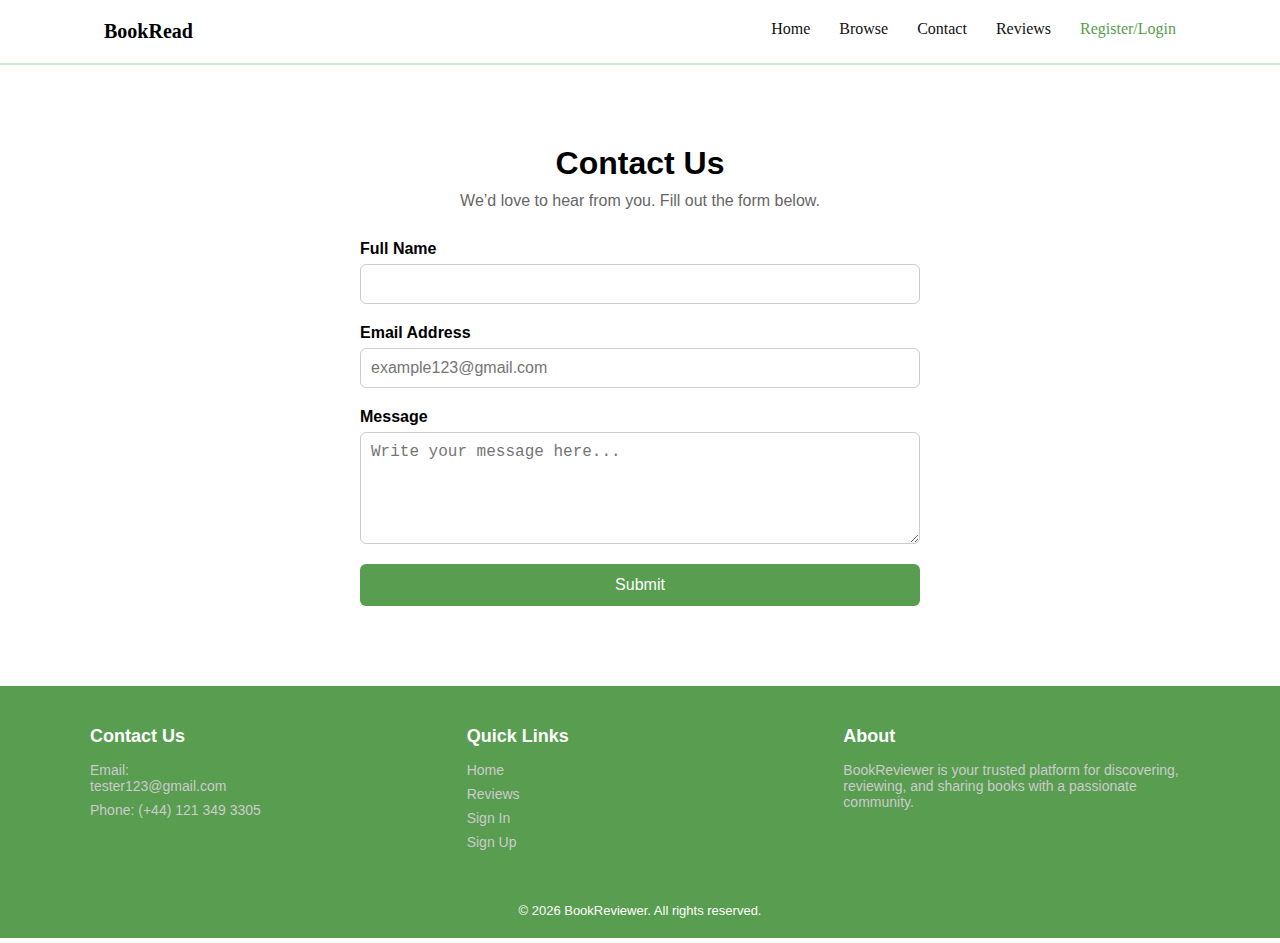
<file: book-review-app/templates/Contact.html>
<!-- this Page was created and designed by @benyaminbansal -->

<html lang="en">
  <head>
    <meta charset="UTF-8" />
    <meta name="viewport" content="width=device-width, initial-scale=1.0" />
    <link rel="stylesheet" href="../static/css/contact.css" />
    <title>Contact Us</title>
    <style></style>
  </head>
  <body>
    <!-- NAVBAR -->
    <nav class="navbar">
      <a href="/" style="text-decoration: none; color: black"
        ><div class="logo">BookRead</div></a
      >
      <div class="nav-links">
        <nav>
          <a href="/">Home</a>
          <a href="/browse">Browse</a>
          <a href="/contact">Contact</a>
          <a href="/all-reviews">Reviews</a>
          <a style="color: #589d50" href="/signin">Register/Login</a>
        </nav>
      </div>
    </nav>

    <hr style="border: 1px solid rgba(0, 128, 0, 0.189)" />

    <main class="contact_main">
      <h1 class="contact_title">Contact Us</h1>
      <p class="contact_subtitle">
        We’d love to hear from you. Fill out the form below.
      </p>

      <form class="contact_form">
        <div class="form_group">
          <label for="fullname">Full Name</label>
          <input id="fullname" type="text" required="" />
        </div>

        <div class="form_group">
          <label for="email">Email Address</label>
          <input
            id="email"
            type="email"
            placeholder="example123@gmail.com"
            required=""
          />
        </div>

        <div class="form_group">
          <label for="message">Message</label>
          <textarea
            id="message"
            rows="5"
            placeholder="Write your message here..."
            required=""
          ></textarea>
        </div>

        <button type="submit" class="contact_btn">Submit</button>
      </form>
    </main>

    <footer>
      <div class="footer_all">
        <div class="footer_div">
          <h2 class="footer_title">Contact Us</h2>
          <p>
            Email: <a href="mailto:tester123@gmail.com">tester123@gmail.com</a>
          </p>
          <p>Phone: (+44) 121 349 3305</p>
        </div>

        <div class="footer_div">
          <h2 class="footer_title">Quick Links</h2>
          <a href="index.html">Home</a>
          <a href="reviews.html">Reviews</a>
          <a href="signin.html">Sign In</a>
          <a href="signup.html">Sign Up</a>
        </div>

        <div class="footer_div">
          <h2 class="footer_title">About</h2>
          <p>
            BookReviewer is your trusted platform for discovering, reviewing,
            and sharing books with a passionate community.
          </p>
        </div>
      </div>

      <div class="footer_bottom">
        <p>© 2026 BookReviewer. All rights reserved.</p>
      </div>
    </footer>
  </body>
</html>
</file>
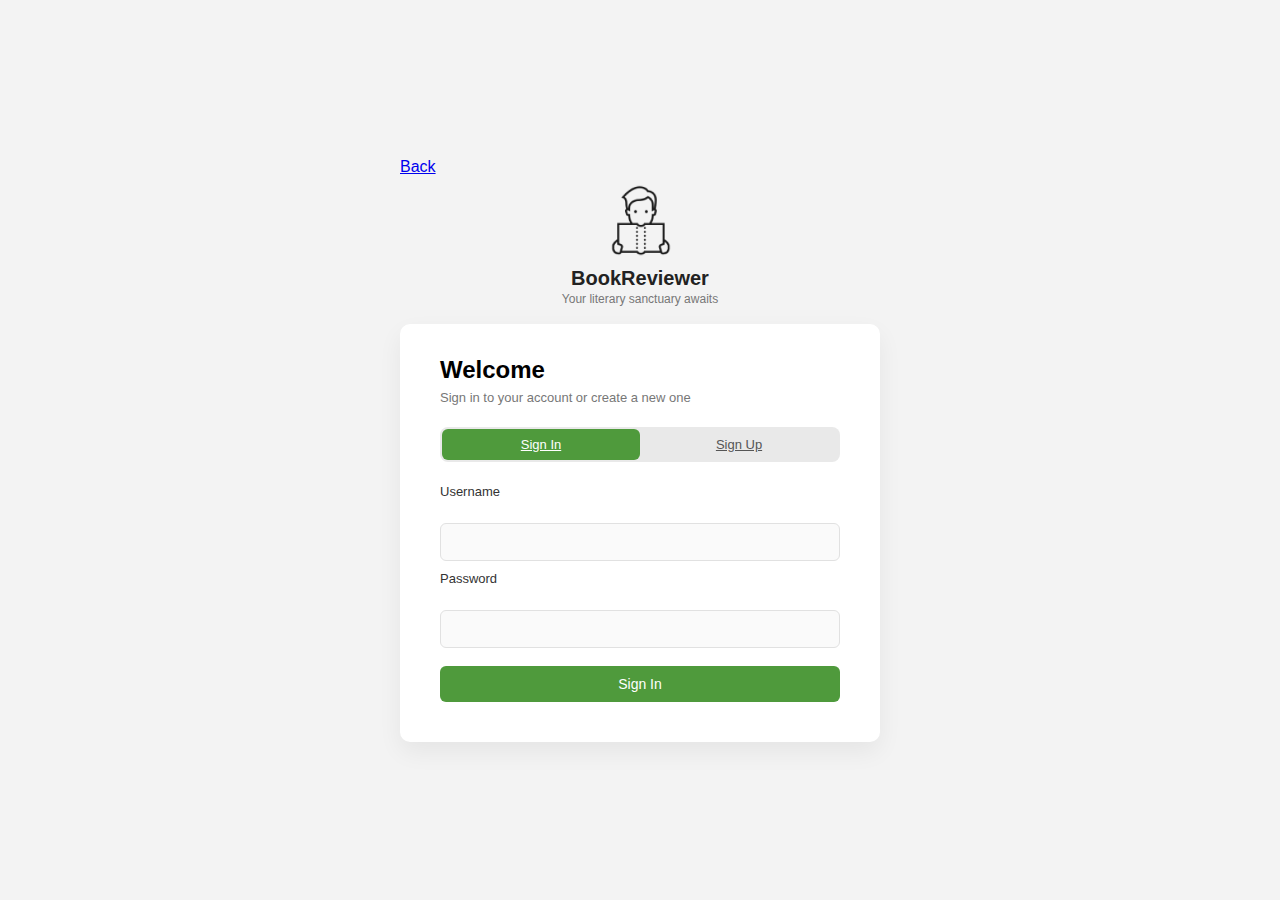
<file: book-review-app/templates/signIn.html>
<!-- this page was created by @benyaminbansal -->

<!DOCTYPE html>
<html lang="en">
    <head>
        <meta charset="utf-8">
        <title>Sign In</title>
        <meta name="viewport" content="width=device-width, initial-scale=1.0">
        <link rel="stylesheet" href="../static/css/signIn.css" />
    </head>
    <body>
        <div class="container">
            <header>
                <a href="/">Back</a>
            </header>
      
        <div class="all">
            <div class="main_top">
                <img src="../static/assets/reader.png" alt="Book Reader">
                <p class="main_top_text1">BookReviewer</p>
                <p class="main_top_text2">Your literary sanctuary awaits</p>
            </div>
            <div class="main">
                    <h1 class="main_title">Welcome</h1>
                    <p class="main_subtitle">Sign in to your account or create a new one</p>                        
                    <div class="sign_details">
                        <a href="/signin" class="signin">
                            <p class="signin_text">Sign In</p>
                        </a>
                        <a href="/signup" class="signup">
                            <p class="signup_text">Sign Up</p>
                        </a>
                    </div>
                    <form>
                        <label for="username">Username</label></br>
                        <input type="text" id="username" name="username"></br>
                        <label for="password">Password</label></br>
                        <input type="text" id="password" name="password">
                    </form>
                <button class="signin_button">Sign In</button>
            </div>
        </div>
        
    </body>
</html>
</file>
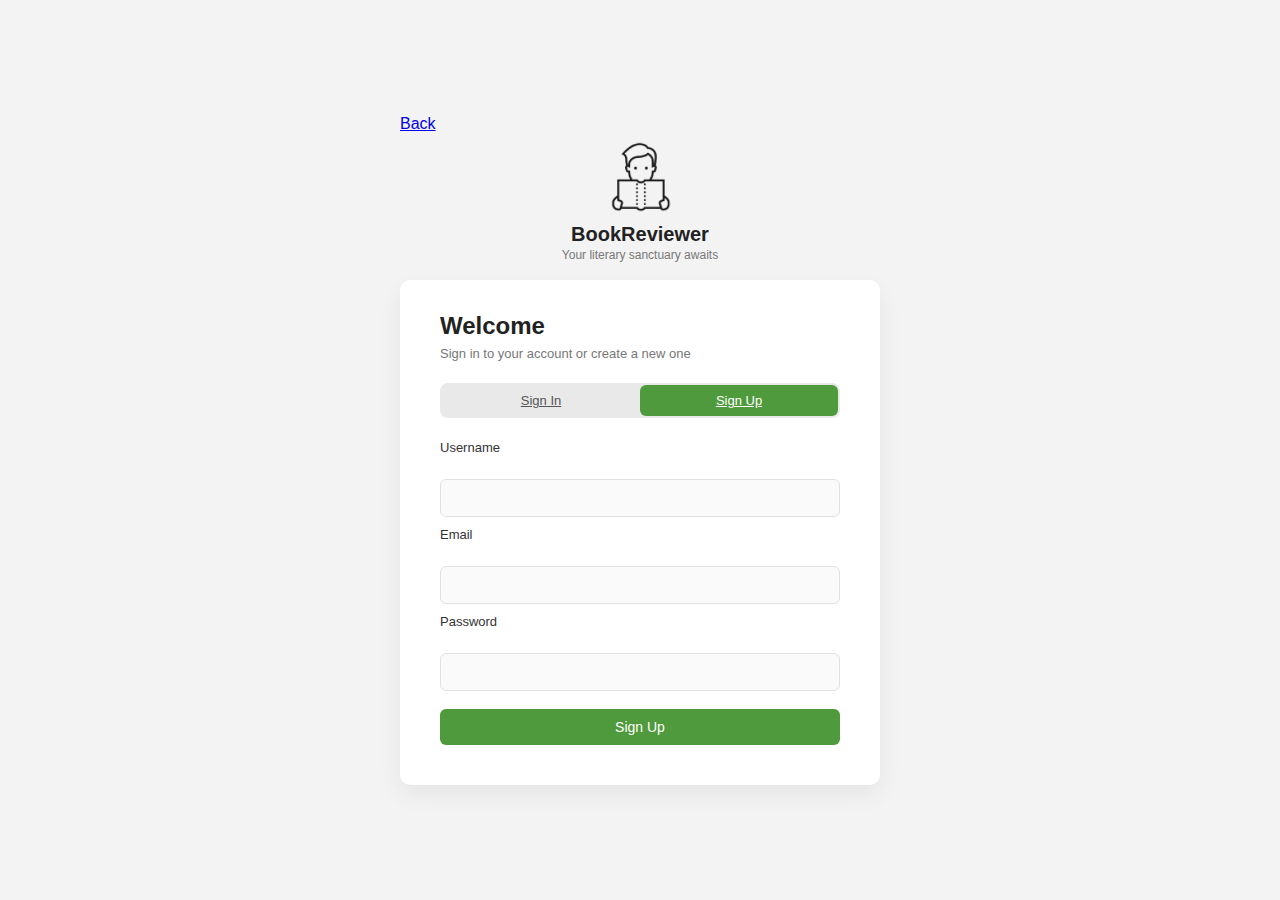
<file: book-review-app/templates/signUp.html>
<!DOCTYPE html>
<html lang="en">
    <head>
        <meta charset="utf-8">
        <title>Sign Up</title>
        <meta name="viewport" content="width=device-width, initial-scale=1.0">
        <link rel="stylesheet" href="../static/css/signUp.css" />
    </head>
    <body>
        <div class="container">
            <header>
                <a href="/">Back</a>
            </header>
        <div class="all">
            <div class="main_top">
                <img src="../static/assets/reader.png" alt="Book Reader">
                <p class="main_top_text1">BookReviewer</p>
                <p class="main_top_text2">Your literary sanctuary awaits</p>
            </div>
            <div class="main">
                    <h1 class="main_title">Welcome</h1>
                    <p class="main_subtitle">Sign in to your account or create a new one</p>                        
                    <div class="sign_details">
                        <a href="/signin" class="signin">
                            <p class="signin_text">Sign In</p>
                        </a>
                        <a href="/signup" class="signup">
                            <p class="signup_text">Sign Up</p>
                        </a>
                    </div>
                   <form>
                        <label for="username">Username</label></br>
                        <input type="text" id="username" name="username"></br>
                        <label for="email">Email</label></br>
                        <input type="text" id="email" name="email"></br>
                        <label for="password">Password</label></br>
                        <input type="text" id="password" name="password">
                    </form>
                <button class="signin_button">Sign Up</button>
            </div>
        </div>
        
    </body>
</html>
</file>
<file: book-review-app/static/css/contact.css>
* {
    margin: 0;
    padding: 0;
    box-sizing: border-box;

     }
     /* NAVBAR */
    .navbar {
        display: flex;
        justify-content: space-between;
        padding: 20px 40px;
        width: 90%;
        margin: auto;
    }
    
    .logo {
        font-weight: bold;
        font-size: 20px;
    }
    
    .nav-links a {
        margin-left: 25px;
        text-decoration: none;

    }
    
    .btn-signin {
        background: #6bb15d;
        color: #fff !important;
        padding: 8px 18px;
        border-radius: 20px;
    }
    .logo {
    font-weight: bold;
    font-size: 20px;
     }
  
     .nav-links a {
    margin-left: 25px;
    text-decoration: none;
    color: #111;
     }

     .btn-signin {
    background: #6bb15d;
    color: #fff !important;
    padding: 8px 18px;
    border-radius: 20px;
    }

    .contact_main {
    max-width: 600px;
    margin: 60px auto;
    padding: 20px;
    font-family: Arial, sans-serif;
    }

    .contact_title {
    text-align: center;
    font-size: 2rem;
    margin-bottom: 10px;
    }

    .contact_subtitle {
    text-align: center;
    color: #666;
    margin-bottom: 30px;
    }

    .contact_form {
    display: flex;
    flex-direction: column;
    gap: 20px;
    }

    .form_group {
    display: flex;
    flex-direction: column;
    }

    .form_group label {
    margin-bottom: 6px;
    font-weight: 600;
    }

    .form_group input,
    .form_group textarea {
    padding: 10px;
    font-size: 1rem;
    border-radius: 6px;
    border: 1px solid #ccc;
    }

    .form_group input:focus,
    .form_group textarea:focus {
    outline: none;
    border-color: #5a67d8;
    }

    .contact_btn {
    padding: 12px;
    font-size: 1rem;
    background-color: #589d50;
    color: white;
    border: none;
    border-radius: 6px;
    cursor: pointer;
    }

    .contact_btn:hover {
    background-color: #488242;
    }

    /*Footer*/

   
footer {
    background-color: #589d50;
    color: #ffffff;
    padding: 40px 20px 20px;
    width: 100%;
    font-family: Arial, sans-serif;
  }
  
  .footer_all {
    display: flex;
    justify-content: space-between;
    flex-wrap: wrap;
    gap: 30px;
    max-width: 1100px;
    margin: 0 auto;
  }
  
  .footer_div {
    flex: 1;
    min-width: 220px;
  }
  
  .footer_title {
    font-size: 18px;
    margin-bottom: 15px;
  }
  
  .footer_div p,
  .footer_div a {
    font-size: 14px;
    color: #cccccc;
    text-decoration: none;
    display: block;
    margin-bottom: 8px;
  }
  
  .footer_div a:hover {
    color: #ffffff;
    text-decoration: underline;
  }
  
  .footer_bottom {
    text-align: center;
    margin-top: 30px;
  
    padding-top: 15px;
    font-size: 13px;
    color: #ffffff;
  }
</file>
<file: book-review-app/static/css/signIn.css>
/* this page was created by @syedhaider */

/* Reset */
* {
    margin: 0;
    padding: 0;
    box-sizing: border-box;
}

/* Page */
body {
    background: #f3f3f3;
    font-family: -apple-system, BlinkMacSystemFont, "Segoe UI", Roboto, Arial, sans-serif;
    display: flex;
    justify-content: center;
    align-items: center;
    min-height: 100vh;
}

/* Wrapper */
.all {
    display: flex;
    flex-direction: column;
    align-items: center;
    gap: 18px;
}

/* Top Logo Section */
.main_top {
    display: flex;
    flex-direction: column;
    align-items: center;
}

.main_top img {
    width: 80px;
    margin-bottom: 8px;
}

.main_top_text1 {
    font-size: 20px;
    font-weight: 600;
    color: #222;
}

.main_top_text2 {
    font-size: 12px;
    color: #777;
    margin-top: 2px;
}

/* Main Card */
.main {
    background: #ffffff;
    width: 480px;
    padding: 32px 40px 40px;
    border-radius: 10px;
    box-shadow: 0 10px 25px rgba(0, 0, 0, 0.06);
}

/* Titles */
.main_title {
    font-size: 24px;
    font-weight: 600;
    margin-bottom: 6px;
}

.main_subtitle {
    font-size: 13px;
    color: #777;
    margin-bottom: 22px;
}

/* Tabs */
.sign_details {
    display: flex;
    background-color: #e9e9e9;
    border-radius: 8px;
    padding: 2px;
    margin-bottom: 22px;
}

.signin,
.signup {
    flex: 1;
    text-align: center;
    padding: 8px 0;
    border-radius: 6px;
    cursor: pointer;
}

.signin {
    background-color: #4f9a3c;
    color: white;
}

.signup {
    color: #555;
}

.signin_text,
.signup_text {
    font-size: 13px;
}

/* Form */
form {
    margin-bottom: 18px;
}

label {
    display: block;
    font-size: 13px;
    margin-top: 10px;
    margin-bottom: 6px;
    color: #333;
}

input {
    width: 100%;
    padding: 10px 12px;
    border-radius: 6px;
    border: 1px solid #e1e1e1;
    background: #fafafa;
    font-size: 14px;
    outline: none;
}

input:focus {
    border-color: #4f9a3c;
    box-shadow: 0 0 0 2px rgba(79, 154, 60, 0.15);
    background: #fff;
}

/* Button */
.signin_button {
    width: 100%;
    padding: 10px 0;
    border-radius: 6px;
    border: none;
    background-color: #4f9a3c;
    color: white;
    font-size: 14px;
    cursor: pointer;
    transition: 0.2s;
}

.signin_button:hover {
    background: #468737;
}

.signin_button:active {
    transform: translateY(1px);
}




/* footer styling */


footer {
    background-color: #589d50;
    color: #ffffff;
    padding: 40px 20px 20px;
    width: 100%;
    font-family: Arial, sans-serif;
  }
  
  .footer_all {
    display: flex;
    justify-content: space-between;
    flex-wrap: wrap;
    gap: 30px;
    max-width: 1100px;
    margin: 0 auto;
  }
  
  .footer_div {
    flex: 1;
    min-width: 220px;
  }
  
  .footer_title {
    font-size: 18px;
    margin-bottom: 15px;
  }
  
  .footer_div p,
  .footer_div a {
    font-size: 14px;
    color: #cccccc;
    text-decoration: none;
    display: block;
    margin-bottom: 8px;
  }
  
  .footer_div a:hover {
    color: #ffffff;
    text-decoration: underline;
  }
  
  .footer_bottom {
    text-align: center;
    margin-top: 30px;
  
    padding-top: 15px;
    font-size: 13px;
    color: #ffffff;
  }
</file>
<file: book-review-app/static/css/signUp.css>
/* Reset */
* {
    margin: 0;
    padding: 0;
    box-sizing: border-box;
}

/* Page */
body {
    background: #f3f3f3;
    font-family: -apple-system, BlinkMacSystemFont, "Segoe UI", Roboto, Arial, sans-serif;
    display: flex;
    justify-content: center;
    align-items: center;
    min-height: 100vh;
}

/* Wrapper */
.all {
    display: flex;
    flex-direction: column;
    align-items: center;
    gap: 18px;
}

/* Top logo */
.main_top {
    display: flex;
    flex-direction: column;
    align-items: center;
}

.main_top img {
    width: 80px;
    margin-bottom: 8px;
}

.main_top_text1 {
    font-size: 20px;
    font-weight: 600;
    color: #222;
}

.main_top_text2 {
    font-size: 12px;
    color: #777;
    margin-top: 2px;
}

/* Card */
.main {
    background: #ffffff;
    width: 480px;
    padding: 32px 40px 40px;
    border-radius: 10px;
    box-shadow: 0 10px 25px rgba(0, 0, 0, 0.06);
}

/* Titles */
.main_title {
    font-size: 24px;
    font-weight: 600;
    margin-bottom: 6px;
    color: #222;
}

.main_subtitle {
    font-size: 13px;
    color: #777;
    margin-bottom: 22px;
}

/* Tabs bar */
.sign_details {
    display: flex;
    background-color: #e9e9e9;
    border-radius: 8px;
    padding: 2px;
    margin-bottom: 22px;
}

/* Make the tab containers clickable links later */
.signin,
.signup {
    flex: 1;
    text-align: center;
    padding: 8px 0;
    border-radius: 6px;
    cursor: pointer;
}

/* For SIGN-UP page: Sign In = inactive (grey), Sign Up = active (green) */
.signin {
    color: #555;
}

.signup {
    background-color: #4f9a3c;
    color: #fff;
}

.signin_text,
.signup_text {
    font-size: 13px;
}

/* Form */
form {
    margin-bottom: 18px;
}

label {
    display: block;
    font-size: 13px;
    margin-top: 10px;
    margin-bottom: 6px;
    color: #333;
}

input {
    width: 100%;
    padding: 10px 12px;
    border-radius: 6px;
    border: 1px solid #e1e1e1;
    background: #fafafa;
    font-size: 14px;
    outline: none;
}

input:focus {
    border-color: #4f9a3c;
    box-shadow: 0 0 0 2px rgba(79, 154, 60, 0.15);
    background: #fff;
}

/* Button */
.signin_button {
    width: 100%;
    padding: 10px 0;
    border-radius: 6px;
    border: none;
    background-color: #4f9a3c;
    color: white;
    font-size: 14px;
    cursor: pointer;
    transition: 0.2s;
}

.signin_button:hover {
    background: #468737;
}

.signin_button:active {
    transform: translateY(1px);
}

/* footer styling */


footer {
    background-color: #589d50;
    color: #ffffff;
    padding: 40px 20px 20px;
    width: 100%;
    font-family: Arial, sans-serif;
  }
  
  .footer_all {
    display: flex;
    justify-content: space-between;
    flex-wrap: wrap;
    gap: 30px;
    max-width: 1100px;
    margin: 0 auto;
  }
  
  .footer_div {
    flex: 1;
    min-width: 220px;
  }
  
  .footer_title {
    font-size: 18px;
    margin-bottom: 15px;
  }
  
  .footer_div p,
  .footer_div a {
    font-size: 14px;
    color: #cccccc;
    text-decoration: none;
    display: block;
    margin-bottom: 8px;
  }
  
  .footer_div a:hover {
    color: #ffffff;
    text-decoration: underline;
  }
  
  .footer_bottom {
    text-align: center;
    margin-top: 30px;
  
    padding-top: 15px;
    font-size: 13px;
    color: #ffffff;
  }
</file>
